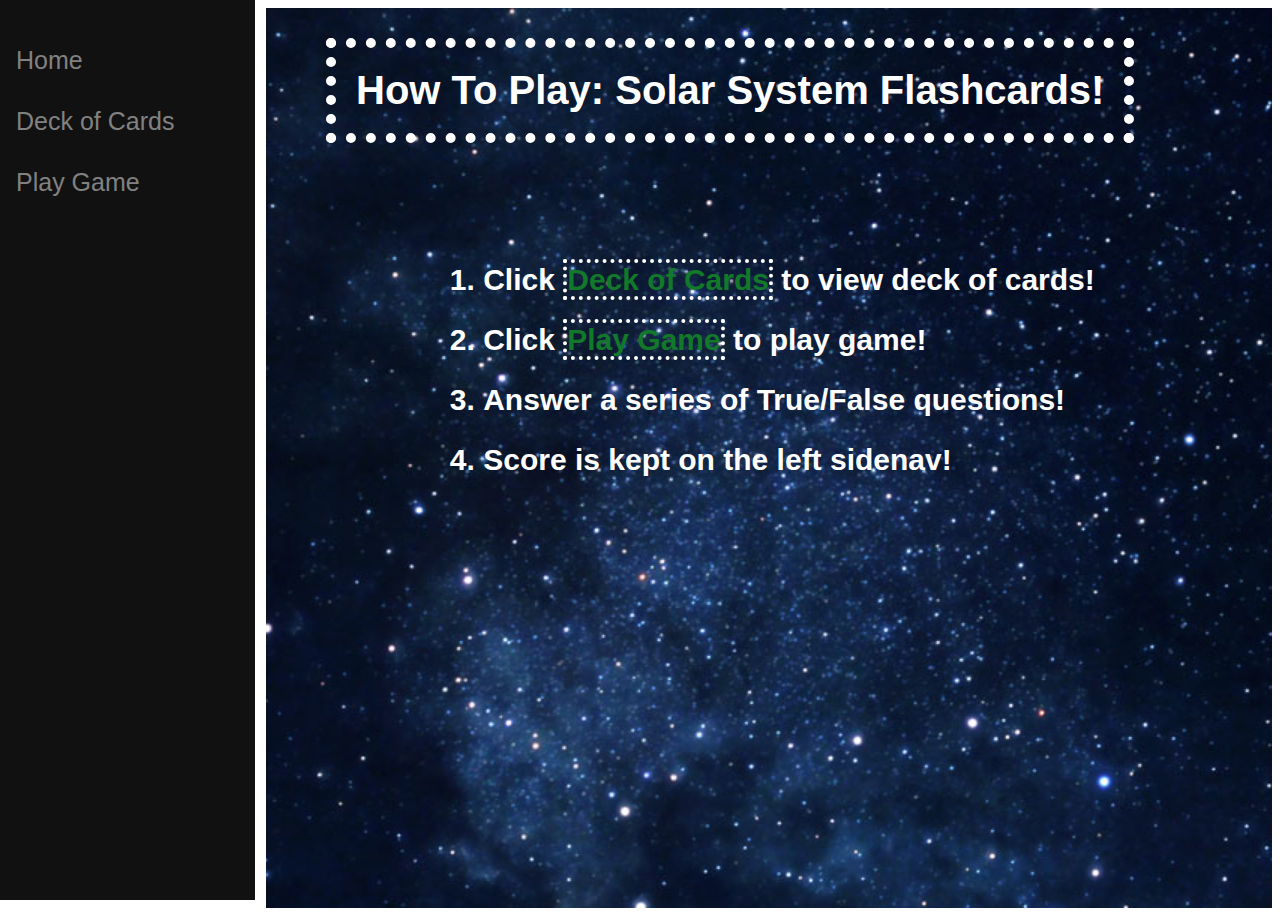
<file: index.html>
<!DOCTYPE html>

<head>
    <meta charset="utf-8">
    <meta http-equiv="X-UA-Compatible" content="IE=edge">
    <title>Home</title>
    <meta name="description" content="">
    <meta name="viewport" content="width=device-width, initial-scale=1">
    <link rel="stylesheet" href="index.css">
</head>

<body>
    <div class="sidenav">
        <a href="/Flashcards-js/index.html">Home</a>
        <a href="/Flashcards-js/deck/deck.html">Deck of Cards</a>
        <a href="/Flashcards-js/playgame1/playgame1.html">Play Game</a>
    </div>

    <div class="container">
        <h1>How To Play: Solar System Flashcards!</h1>
        <ol>
            <li class="one">Click <a style="text-decoration: none !important; border: 4px dotted white; color: #12792A"
                    href="/Flashcards-js/deck/deck.html">Deck of
                    Cards</a> to view deck of cards!
            </li>
            <li>Click <a style="text-decoration: none !important; border: 4px dotted white; color: #12792A"
                    href="/Flashcards-js/playgame1/playgame1.html">Play
                    Game</a> to play
                game!</li>
            <li>Answer a series of True/False questions!</li>
            <li>Score is kept on the left sidenav!</li>
        </ol>
    </div>




    <script src="index.js"></script>
</body>

</html>
</file>
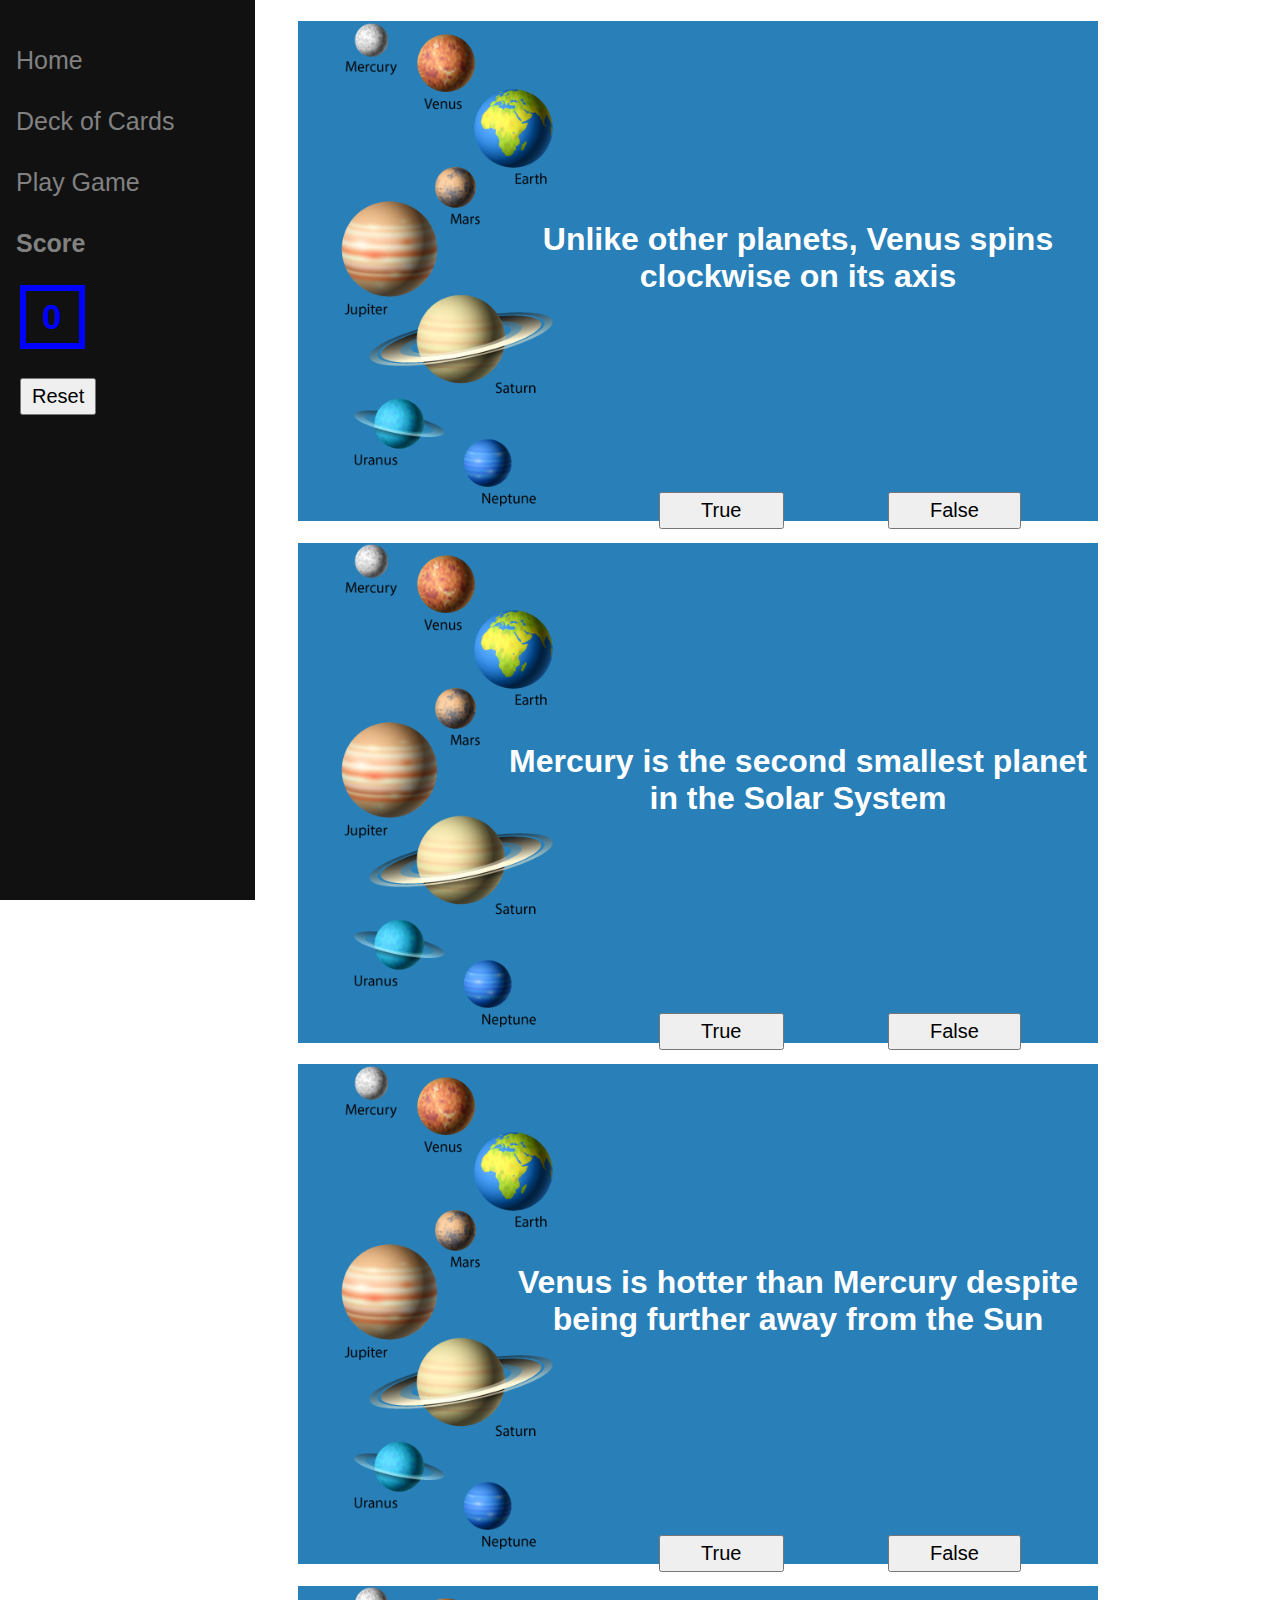
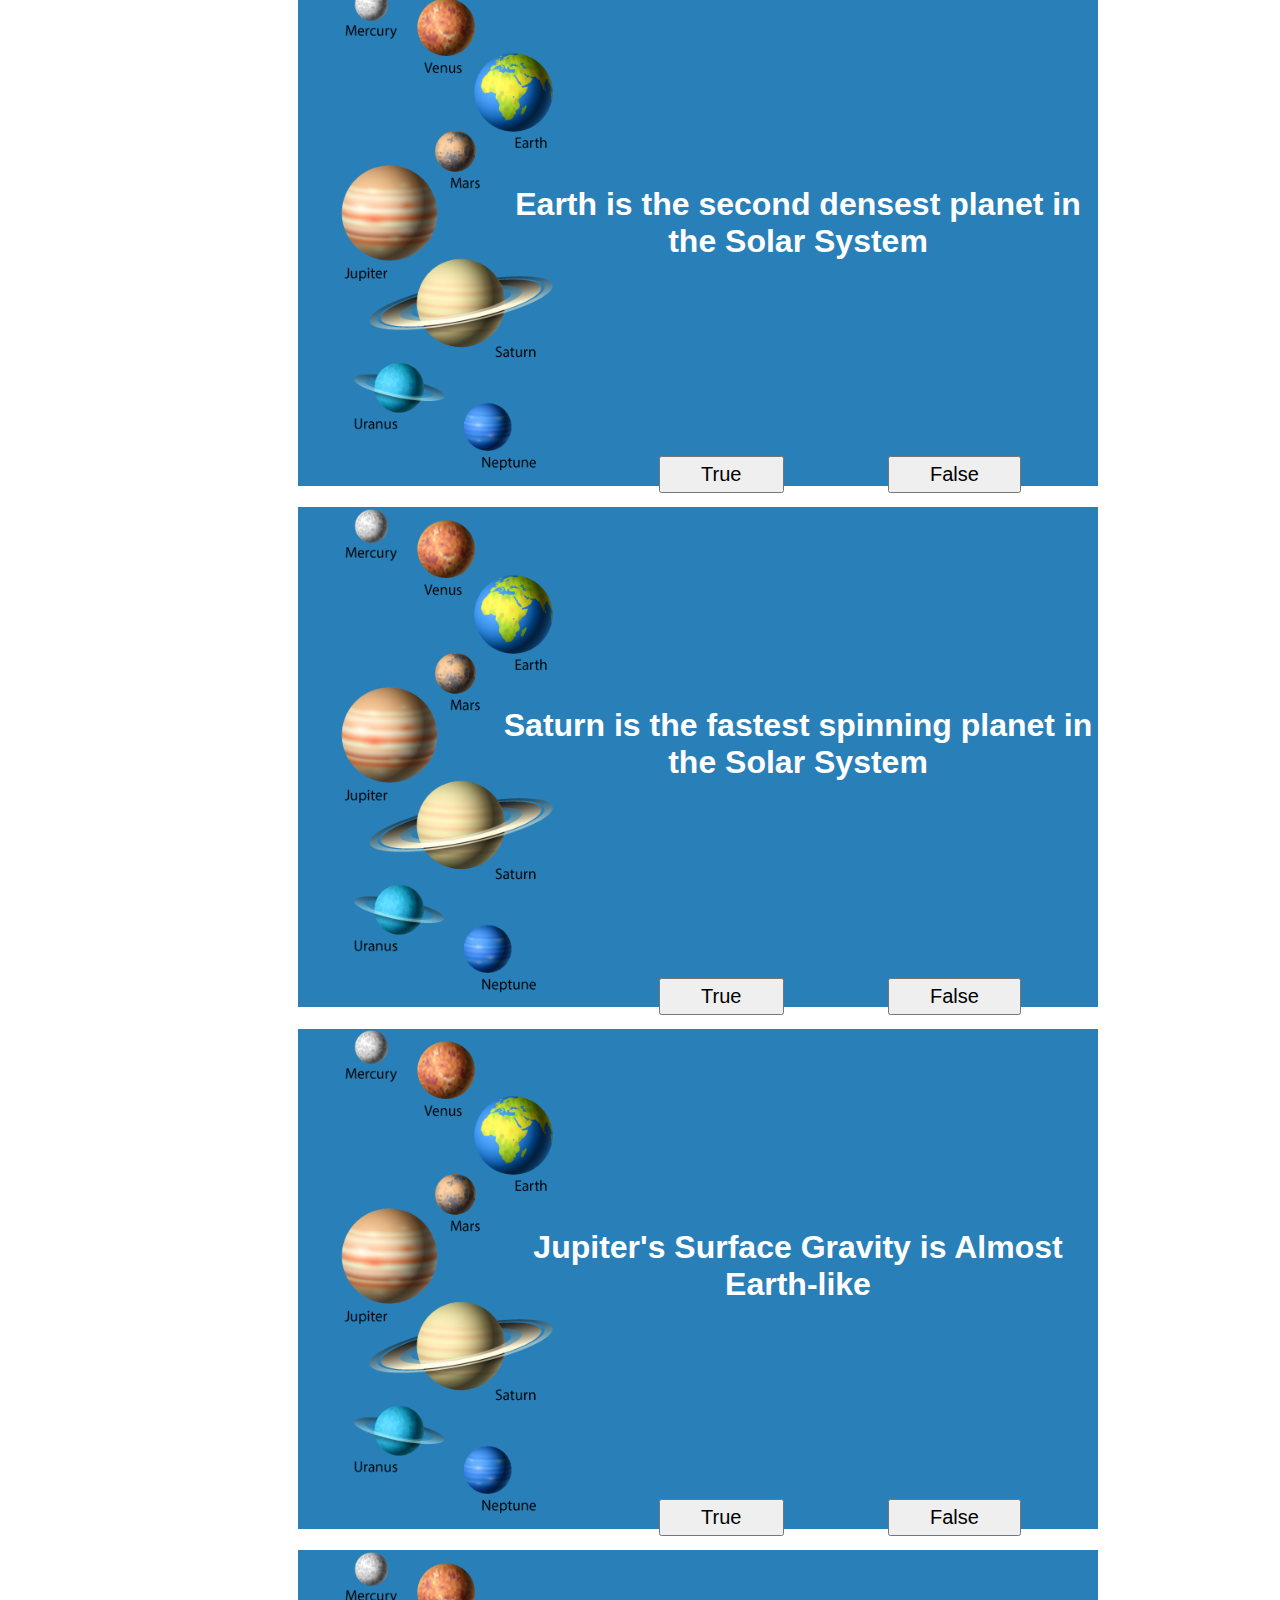
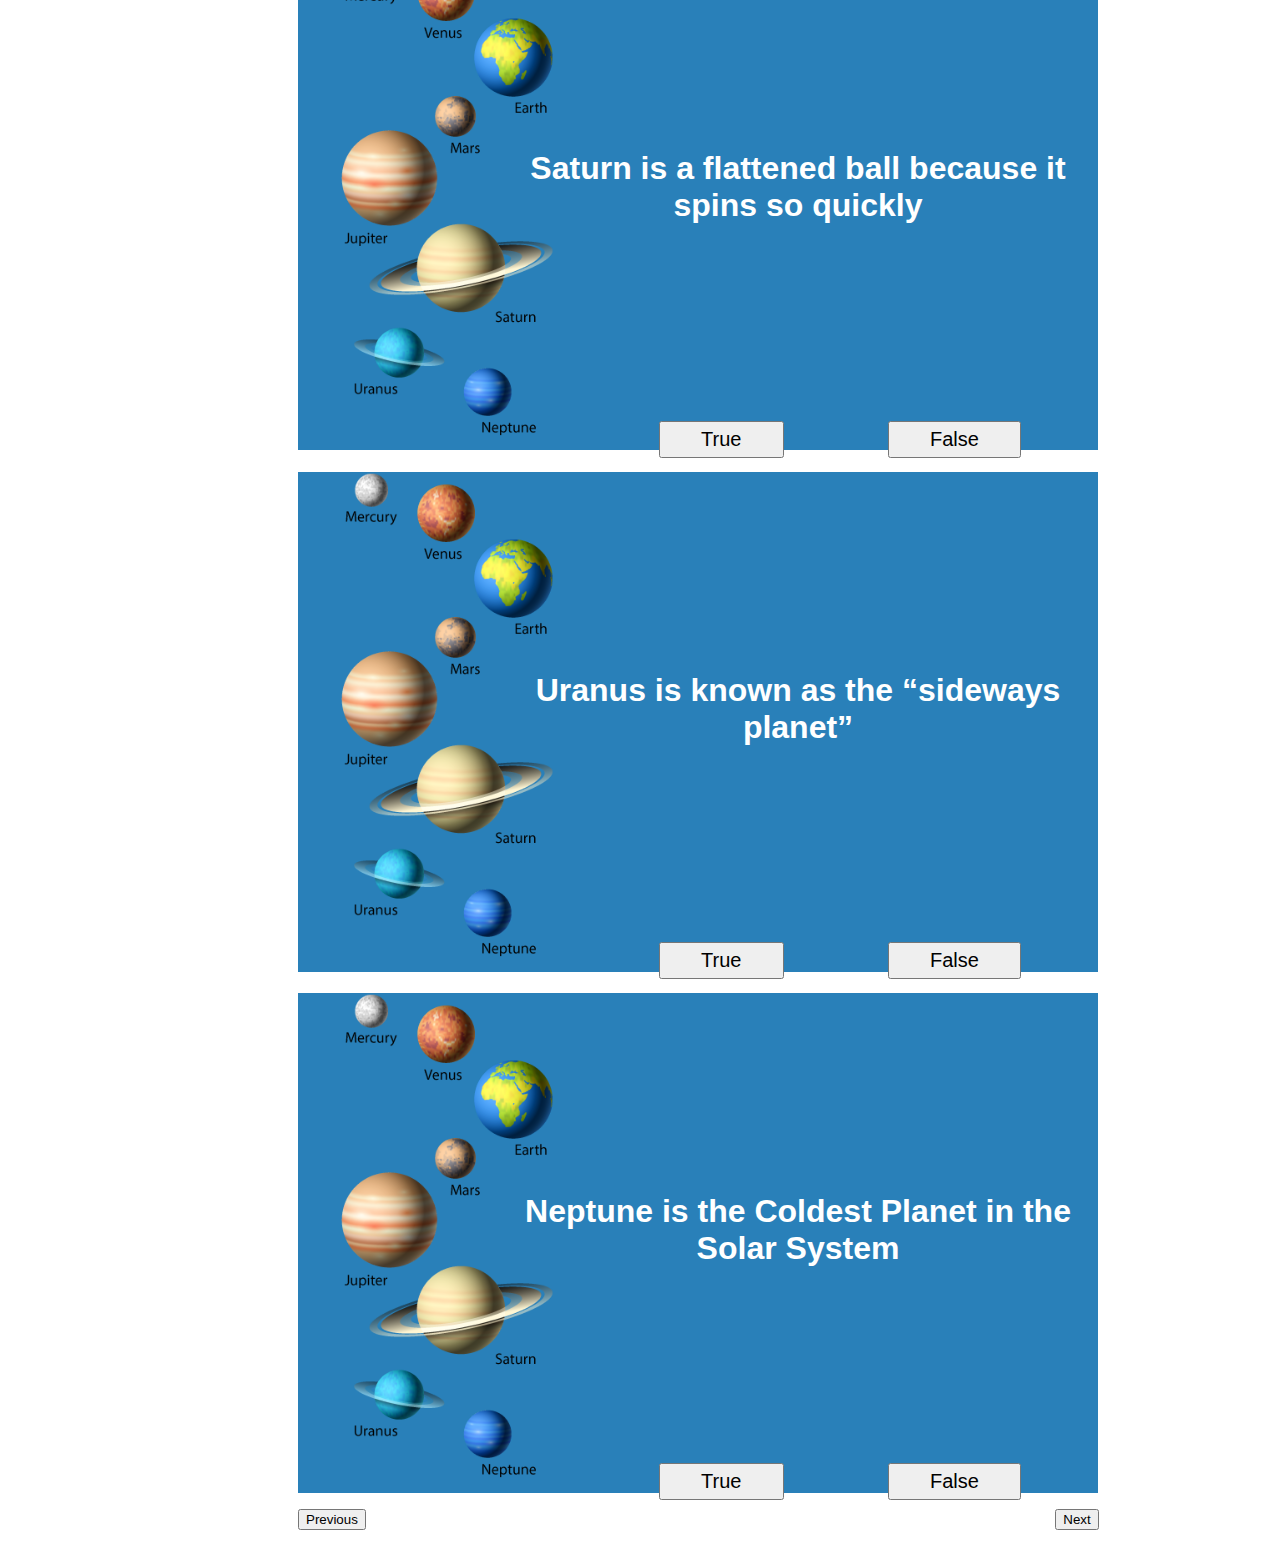
<file: playgame1/playgame1.html>
<!DOCTYPE html>

<head>
    <meta charset="utf-8">
    <meta http-equiv="X-UA-Compatible" content="IE=edge">
    <title></title>
    <meta name="description" content="">
    <meta name="viewport" content="width=device-width, initial-scale=1">
    <link rel="stylesheet" href="playgame1.css">
    <script src="https://www.w3schools.com/lib/w3.js"></script>
</head>

<body onload="myTimer()">
    <div class="sidenav">
        <div class="sidenav">
            <a href="/Flashcards-js/index.html">Home</a>
            <a href="/Flashcards-js/deck/deck.html">Deck of Cards</a>
            <a href="/Flashcards-js/playgame1/playgame1.html">Play Game</a>
            <h2>Score</h2>
            <h2 class="result">0</h2>
            <div id="timer"></div>
            <button class="reset" onclick="resetGame()">Reset</button>
        </div>
    </div>
    <div class="container">
        <div class="card">
            <div class="question0">
                <h1>Unlike other planets, Venus spins clockwise on its axis</h1>
                <img src="../img/solar_system.png">
                <button class="btn-1" data-question="0" onclick="add1()">True</button>
                <button class="btn-2" data-question="0" onclick="falseBtn1()">False</button>
            </div>
        </div>
        <div class="card">
            <div class="question1">
                <h1>Mercury is the second smallest planet in the Solar System</h1>
                <img class="image" src="../img/solar_system.png">
                <button class="btn-1" data-question="1" onclick="trueBtn2()">True</button>
                <button class="btn-2" data-question="1" onclick="add2()">False</button>
            </div>
        </div>
        <div class="card">
            <div class="question2">
                <h1>Venus is hotter than Mercury despite being further away from the Sun</h1>
                <img src="../img/solar_system.png">
                <button class="btn-1" data-question="2" onclick="add3()">True</button>
                <button class="btn-2" data-question="2" onclick="falseBtn3()">False</button>
            </div>
        </div>
        <div class="card">
            <div class="question3">
                <h1>Earth is the second densest planet in the Solar System</h1>
                <img src="../img/solar_system.png">
                <button class="btn-1" data-question="3" onclick="trueBtn4()">True</button>
                <button class="btn-2" data-question="3" onclick="add4()">False</button>
            </div>
        </div>
        <div class="card">
            <div class="question4">
                <h1>Saturn is the fastest spinning planet in the Solar System</h1>
                <img src="../img/solar_system.png">
                <button class="btn-1" data-question="4" onclick="trueBtn5()">True</button>
                <button class="btn-2" data-question="4" onclick="add5()">False</button>
            </div>
        </div>
        <div class="card">
            <div class="question5">
                <h1>Jupiter's Surface Gravity is Almost Earth-like</h1>
                <img src="../img/solar_system.png">
                <button class="btn-1" data-question="5" onclick="add6()">True</button>
                <button class="btn-2" data-question="5" onclick="falseBtn6()">False</button>
            </div>
        </div>
        <div class="card">
            <div class="question6">
                <h1>Saturn is a flattened ball because it spins so quickly</h1>
                <img src="../img/solar_system.png">
                <button class="btn-1" data-question="6" onclick="add7()">True</button>
                <button class="btn-2" data-question="6" onclick="falseBtn7()">False</button>
            </div>
        </div>
        <div class="card">
            <div class="question7">
                <h1>Uranus is known as the “sideways planet”</h1>
                <img src="../img/solar_system.png">
                <button class="btn-1" data-question="7" onclick="add8()">True</button>
                <button class="btn-2" data-question="7" onclick="falseBtn8()">False</button>
            </div>
        </div>
        <div class="card">
            <div class="question8">
                <h1>Neptune is the Coldest Planet in the Solar System</h1>
                <img src="../img/solar_system.png">
                <button class="btn-1" data-question="8" onclick="add9()">True</button>
                <button class="btn-2" data-question="8" onclick="falseBtn9()">False</button>
            </div>
        </div>
        <p>
            <button class="previous" onclick="myShow.previous()">Previous</button>
            <button class="next" onclick="myShow.next()">Next</button>
        </p>
    </div>
    <script src="../index.js"></script>
    <script src="playgame1.js"></script>
</body>

</html>
</file>
<file: index.css>
*{
  box-sizing: border-box;
}

body {
  font-family: Arial, Helvetica, sans-serif;
}


.sidenav {
  height: 100%;
  width: 255px;
  position: fixed;
  z-index: 1;
  top: 0;
  left: 0;
  background-color: #111;
  overflow-x: hidden;
  padding-top: 20px;
}


.sidenav a {
  padding: 6px 8px 6px 16px;
  text-decoration: none;
  font-size: 25px;
  color: #818181;
  display: block;
  margin-top: 20px;
}

.sidenav a:hover {
  color: #f1f1f1;
}

.keyboard{
  padding: 6px 8px 6px 16px;
  text-decoration: none;
  font-size: 25px;
  color: #818181;
  display: block;
}

.shortcuts{
  font-size: 18px;
  color: #818181;
  display: block;
  margin-left: 12px;
  margin-top: -10px;
}

ul li {
    margin-top: 20px;
    margin-left: 6px;
    margin-right: 15px;
    text-align: left;

}


@media screen and (max-height: 450px) {
  .sidenav {padding-top: 15px;}
  .sidenav a {font-size: 18px;}
}


  .container {
    margin-left: 258px;
    background-image: url("img/space.jpg");
    background-size: cover;
    background-repeat: no-repeat;
    background-position: center;
    height: 100vh;
  
  }

  h1{
    margin-left: 60px;
    font-size: 40px;
    border: 10px dotted white;
    display: inline-block;
    margin-top: 30px;
    color: white;
    padding: 20px 20px;
  }

  ol {
    display: table;
    margin: 0 auto;
    margin-top: 80px;
    font-size: 30px;
    font-weight: 800;
    /* border: 10px dotted white; */
    color: white;
    line-height: 60px;
  }
</file>
<file: playgame1/playgame1.css>
*{
    box-sizing: border-box;
  }
  
  body {
    font-family: Arial, Helvetica, sans-serif;
  }
  
  
  .sidenav {
    height: 100%;
    width: 255px;
    position: fixed;
    z-index: 1;
    top: 0;
    left: 0;
    background-color: #111;
    overflow-x: hidden;
    padding-top: 20px;
  }
  
  .dropdown {
    position: relative;
    display: inline-block;
  }
  
  span {
      font-family: Arial, Helvetica, sans-serif;
      padding: 6px 8px 6px 16px;
      text-decoration: none;
      font-size: 25px;
      color: #818181;
      display: block;
      margin-top: 50px;
  }
  
  .dropdown-content {
    display: none;
    position: absolute;
    background-color: #f9f9f9;
    min-width: 160px;
    box-shadow: 0px 8px 16px 0px rgba(0,0,0,0.2);
    padding: 12px 16px;
    z-index: 1;
  }
  
  .dropdown:hover .dropdown-content {
    display: block;
  }
  
  .sidenav a {
    padding: 6px 8px 6px 16px;
    text-decoration: none;
    font-size: 25px;
    color: #818181;
    display: block;
    margin-top: 20px;
  }
  
  .sidenav a:hover {
    color: #f1f1f1;
  }
  
  ul li {
      margin-top: 20px;
      margin-left: 6px;
      margin-right: 15px;
      text-align: left;
  }
  
  
  @media screen and (max-height: 450px) {
    .sidenav {padding-top: 15px;}
    .sidenav a {font-size: 18px;}
  }
  
  .container {
    margin-left: 290px;
    
  }

  .card {
      height: 500px;
      width: 800px;
      background-color: #2980b9;
  }

  img {
      height: 500px;
      width: auto;
      margin-left: 40px;
      margin-top: -300px;
  }

  h1 {
      margin-left: 200px;
      text-align: center;
      color: white;
      padding-top: 200px;
  }

  .next {
      margin-left: 685px;
  }

  .btn-1 {
      margin-left: 100px;
      padding: 5px 40px;
      font-size: 20px;
  }

  .btn-2 {
      margin-left: 100px;
      padding: 5px 40px;
      font-size: 20px;
  }

  .result {
    text-decoration: none;
    font-size: 35px;
    color: blue;
    display: block;
    margin-top: 20px;
    border: 6px solid blue;
    margin-left: 20px;
    margin-right: 170px;
  }
  
  h2{
    padding: 6px 8px 6px 16px;
    text-decoration: none;
    font-size: 25px;
    color: #818181;
    display: block;
    margin-top: 20px;
  }
  
  .reset {
    margin-left: 20px;
    padding: 5px 10px;
    font-size: 20px;
  }
  
  
  #timer {
    font-size: 30px;
    color: blue;
    margin-left: 26px;
    margin-bottom: 20px;
  }
</file>
